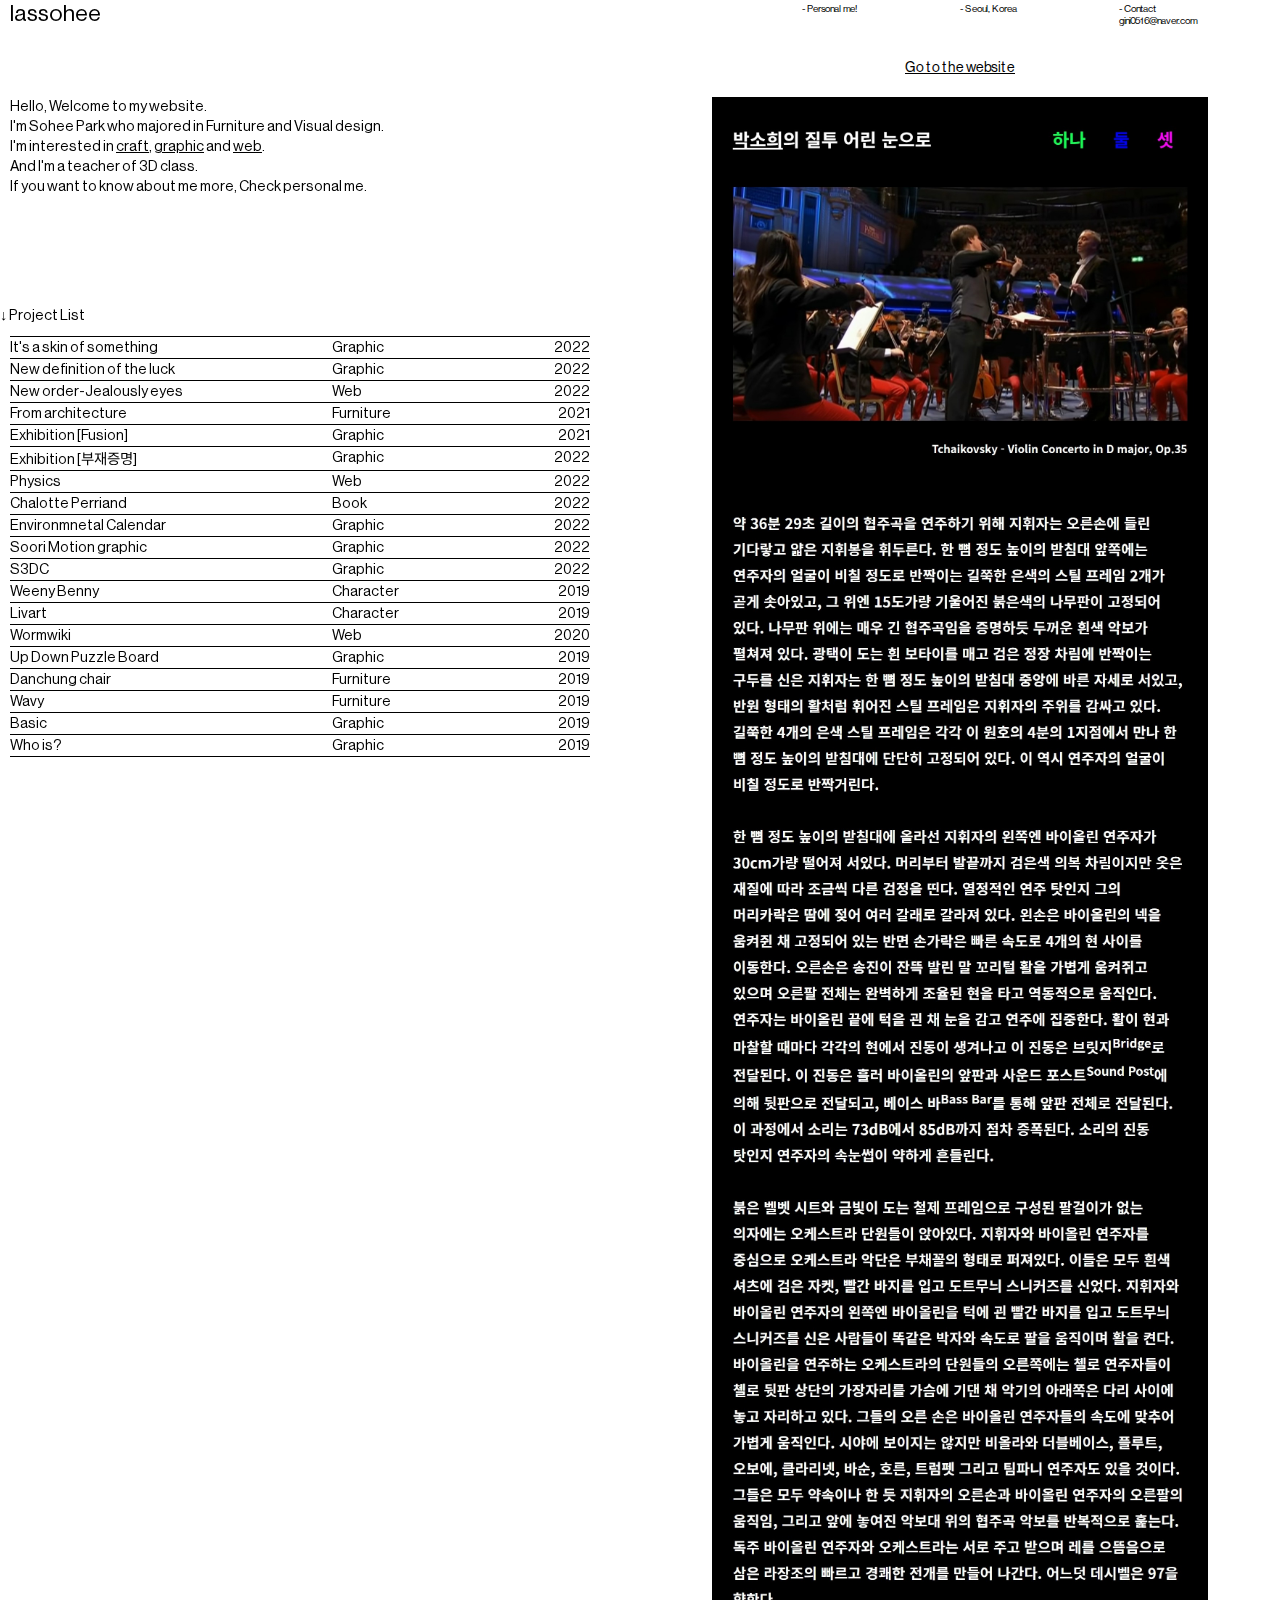
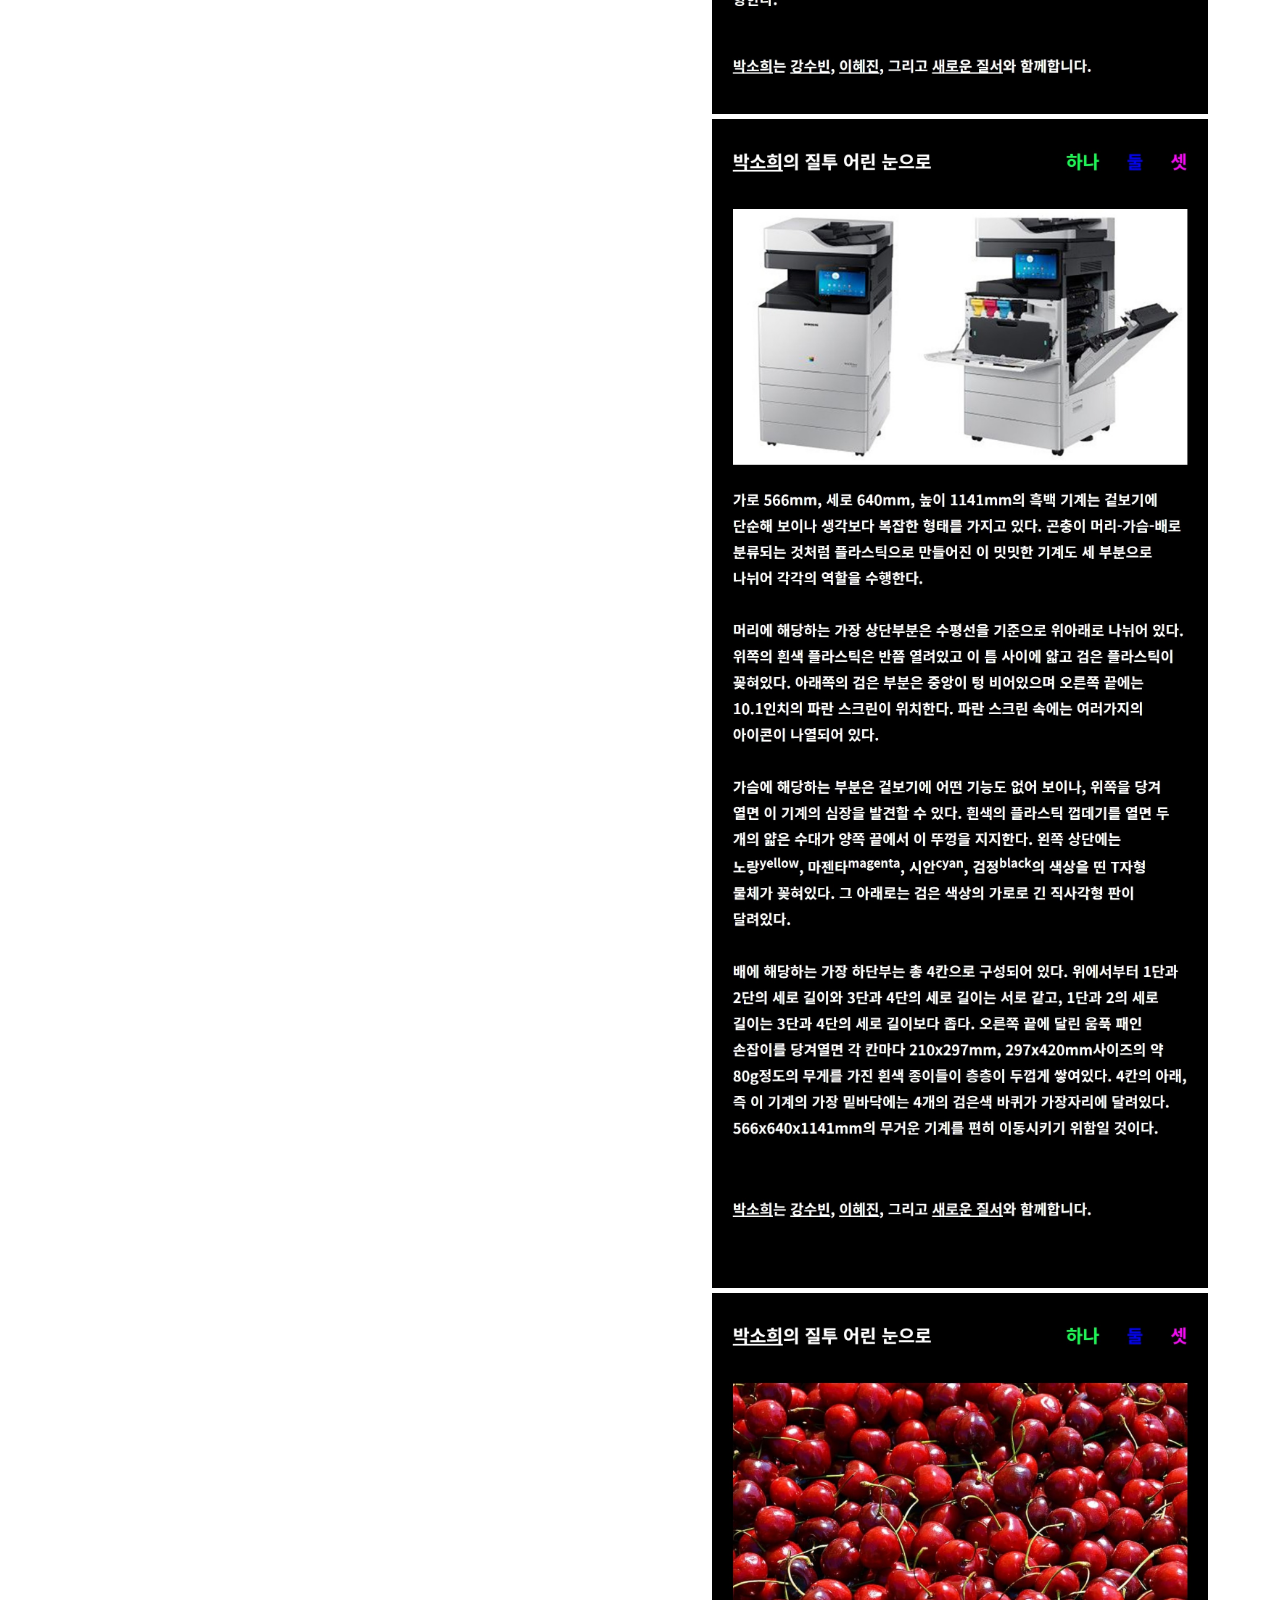
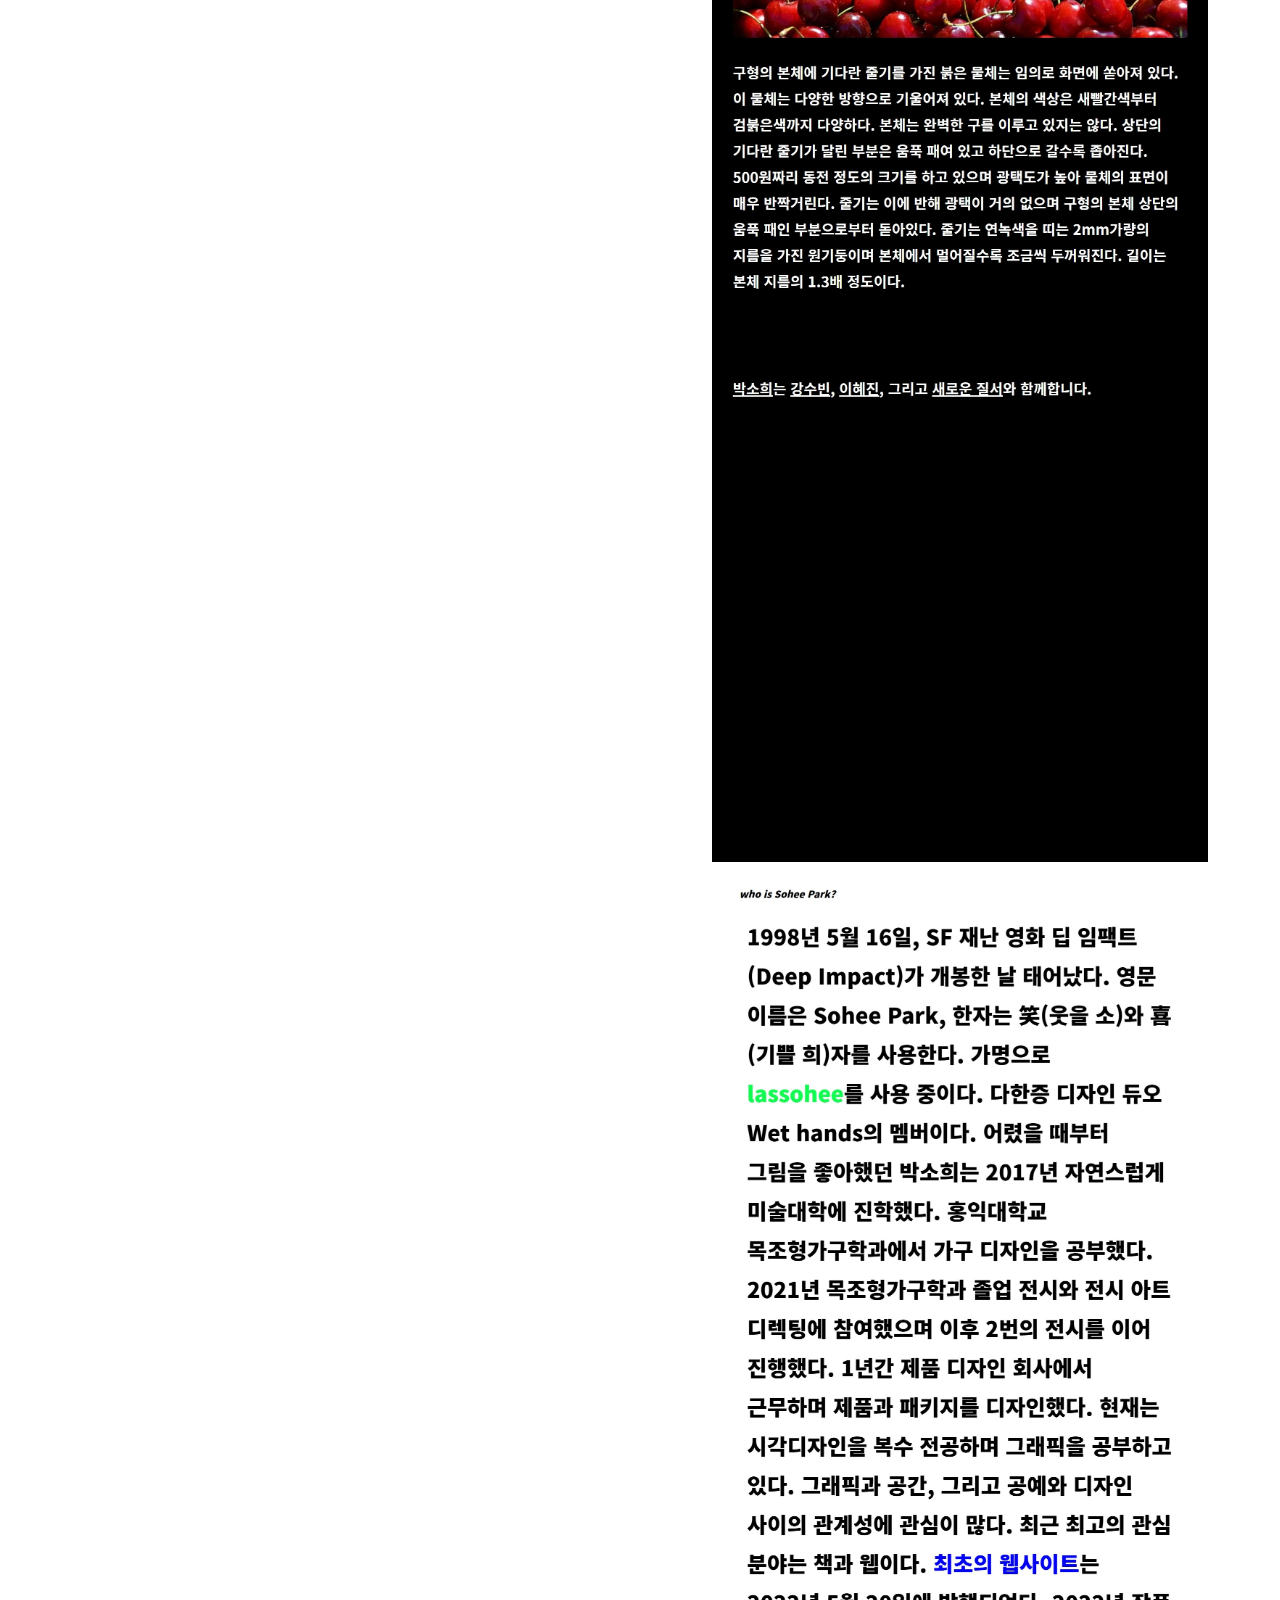
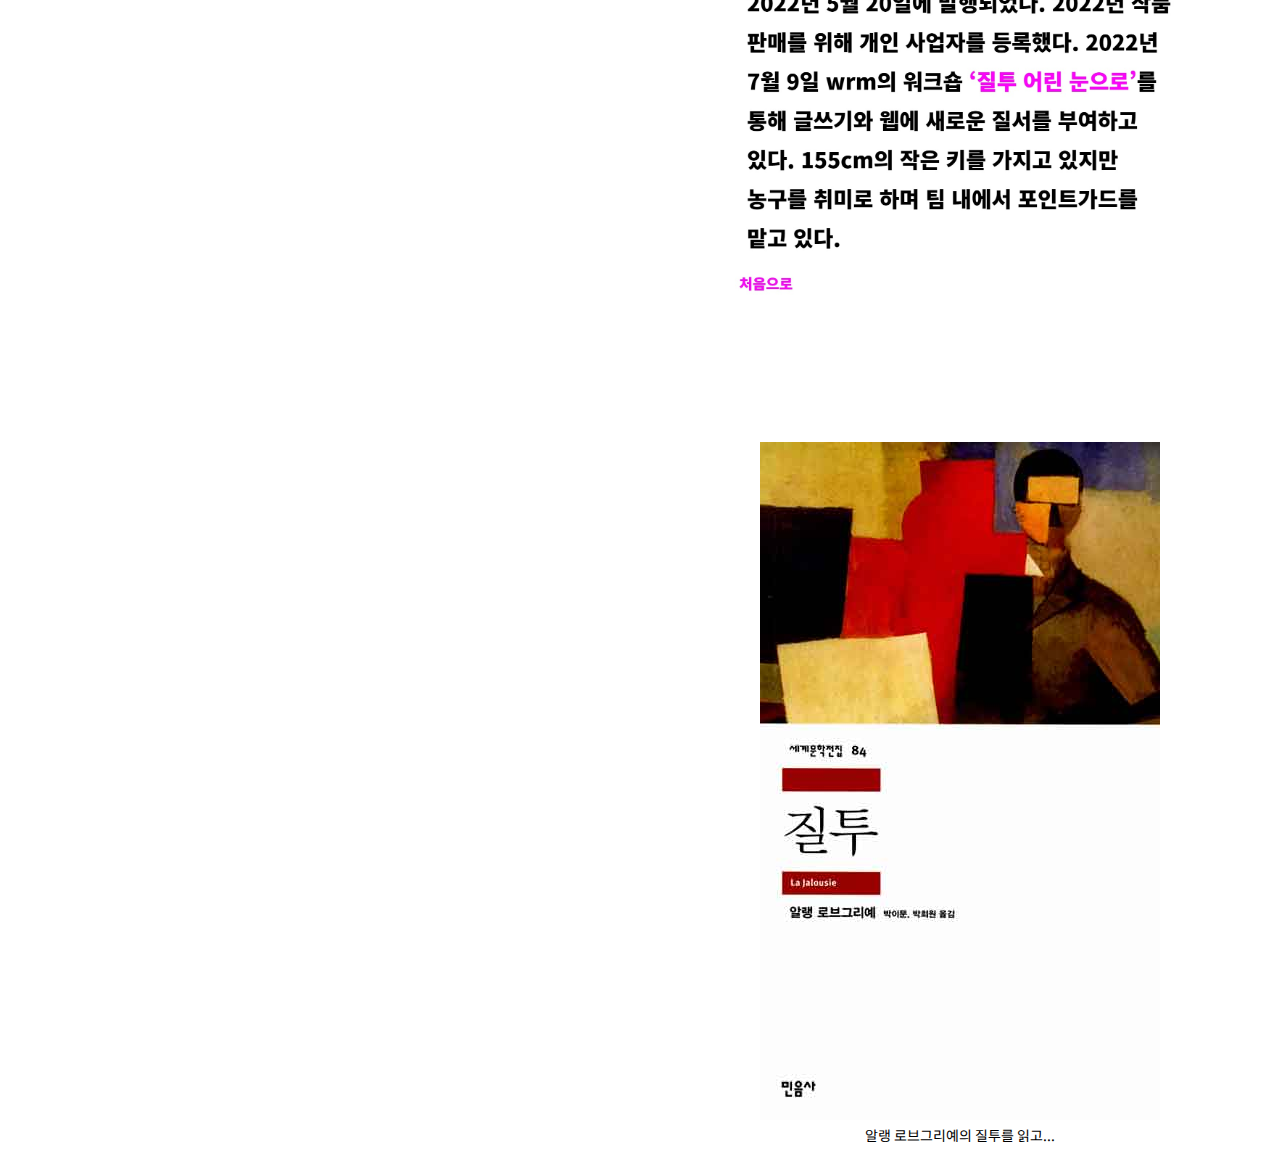
<file: neworder.html>
<!DOCTYPE html>
<html>
<head>
  <meta charset="utf-8">
  <meta name="viewport" content="width=device-width, initial-scale=1">
  <title>Lassohee</title>
  <link rel="stylesheet" type="text/css" href="style.css">
  <link rel="preconnect" href="https://fonts.googleapis.com">
  <link rel="preconnect" href="https://fonts.gstatic.com" crossorigin>
  <link href="https://fonts.googleapis.com/css2?family=Noto+Sans+KR&display=swap" rel="stylesheet">
</head>


<body>

  <div class="container">
    
    <div class="main">
      <div class="left_box">
        <div id="logo2"><a href="index_edit.html">lassohee</a></div>
        <div id="intro">
          Hello, Welcome to my website. <br>I'm Sohee Park who majored in Furniture and Visual design.<br>I'm interested in <span class="underline"><a href="#" class="intro_a">craft</a></span>, <span class="underline"><a href="#" class="intro_a">graphic</a></span> and <span class="underline"><a href="#" class="intro_a">web</a></span>.<br>And I'm a teacher of <span class="underline">3D class</span>.<br>If you want to know about me more, Check personal me.
        </div>
        
        <div class="project">
          <div id="project_list">↓ Project List</div>
            
            <div class="project_box">
            

              <div id="craft_project2">It's a skin of something</div>
              <div id="craft_project2">Graphic</div>
              <div id="year_box2">2022</div>

              <div id="craft_project">New definition of the luck</div>
              <div id="craft_project">Graphic</div>
              <div id="year_box">2022</div>

              <div id="craft_project">New order-Jealously eyes</div>
              <div id="craft_project">Web</div>
              <div id="year_box">2022</div>

              <div id="craft_project">From architecture</div>
              <div id="craft_project">Furniture</div>
              <div id="year_box">2021</div>

              <div id="craft_project">Exhibition [Fusion]</div>
              <div id="craft_project">Graphic</div>
              <div id="year_box">2021</div>

              <div id="craft_project">Exhibition [<span class="kor">부재증명</span>]</div>
              <div id="craft_project">Graphic</div>
              <div id="year_box">2022</div>

              <div id="craft_project">Physics</div>
              <div id="craft_project">Web</div>
              <div id="year_box">2022</div>

              <div id="craft_project">Chalotte Perriand</div>
              <div id="craft_project">Book</div>
              <div id="year_box">2022</div>

              
              <div id="craft_project">Environmnetal Calendar</a></div>
              <div id="craft_project">Graphic</div>
              <div id="year_box">2022</div>
              

              <div id="craft_project">Soori Motion graphic</div>
              <div id="craft_project">Graphic</div>
              <div id="year_box">2022</div>

              <div id="craft_project">S3DC</div>
              <div id="craft_project">Graphic</div>
              <div id="year_box">2022</div>

              <div id="craft_project">Weeny Benny</div>
              <div id="craft_project">Character</div>
              <div id="year_box">2019</div>

              <div id="craft_project">Livart</div>
              <div id="craft_project">Character</div>
              <div id="year_box">2019</div>

              <div id="craft_project">Wormwiki</div>
              <div id="craft_project">Web</div>
              <div id="year_box">2020</div>

              <div id="craft_project">Up Down Puzzle Board</div>
              <div id="craft_project">Graphic</div>
              <div id="year_box">2019</div>

              <div id="craft_project">Danchung chair</div>
              <div id="craft_project">Furniture</div>
              <div id="year_box">2019</div>

              <div id="craft_project">Wavy</div>
              <div id="craft_project">Furniture</div>
              <div id="year_box">2019</div>

              <div id="craft_project">Basic</div>
              <div id="craft_project">Graphic</div>
              <div id="year_box">2019</div>

              <div id="craft_project">Who is?</div>
              <div id="craft_project">Graphic</div>
              <div id="year_box">2019</div>

            </div>

        </div>
      </div>
      


      <div class="right_box_content">

        <div class="content_menu">
          <div id="menu1"></div>
          <div id="menu2"><a href="privatepage.html">- Personal me!</a></div>
          <div id="menu3">- Seoul, Korea</div>
          <div id="menu4">- Contact<br>gini0516@naver.com</div>
        </div>

        <div class="content_area">
          <div class="web_link"><a href="https://lassohee.neocities.org/" target="_blank">Go to the website</a>
          </div>

          <img src="./neworder1.jpeg">
          <img src="./neworder2.jpeg">
          <img src="./neworder3.jpeg">
          <img src="./neworder4.jpeg">
          <img src="./book.jpg">

          <p><span class="kor">알랭 로브그리예의 질투를 읽고...</span></p>
        </div>
</file>
<file: style.css>
@font-face {
	font-family: neue haas;
	src: url(../fonts/NeueHaasDisplay-Roman.ttf);
}


* {
	margin: 0;
	padding: 0;
}


.container {
	display: grid;
	height: 100vh;
	grid-template-rows: 0.1fr 1fr;
	grid-template-areas: 
	"header"
	"main";
	font-family: neue haas;
	
}

a {
	text-decoration: none;
	color: black;
}



/*header area*/

.header {
	grid-area: header;
	display: grid;
	grid-template-columns: 1fr 1fr 1fr 1fr 1fr 1fr 1fr 1fr;
	grid-template-areas: 
	"logo logo logo logo menu1 menu2 menu3 menu4";
}

.header #logo {
	grid-area: logo;
	font-size: 23px;
	height: 50px;

}



/*
#menu1 {
	grid-area: menu1;
	font-size: 11px;
	line-height: 13px;
}

#menu2 {
	grid-area: menu2;
	font-size: 11px;
	line-height: 13px;

}

#menu3 {
	grid-area: menu3;
	font-size: 11px;
	line-height: 13px;
}

#menu4 {
	grid-area: menu4;
	font-size: 11px;
	line-height: 13px;
}




/*content area*/

.main {
	display: grid;
	grid-area: main;
	grid-template-columns: 1fr 1fr;
	grid-template-areas: 
	"left right";
	
	font-size: 14.5px;
}


/*left area*/

.left_box {
	display: grid;
	grid-template-rows: 0.13fr 0.35fr 1fr;
	grid-gap: 10px;
	grid-area: left;
	
	height: 100vh;
	position: sticky;
	top: 0;

	/*background: #000000;
	color: #ffffff;*/
	
}

#logo2 a {
	color: ;
	font-size: 23px;
	padding-top: 10px;
	padding: 10px;
	margin-top: 10px;
}

#intro {
	line-height: 20px;
	padding: 10px;
}

.intro_a {
	text-decoration: underline;
}

.underline a {
	color: black;
}

.project {
	line-height: 21px;

}



.project_box {
	display: grid;
	grid-template-columns: 3fr 1.5fr 1fr;
	margin-right: 30px;
	font-size: 14.5px;
	padding: 10px;
}

.project_line {
	border-bottom: 1px solid #00000;
}

#craft_project {
	border-bottom: 1px solid #000000;
}

#craft_project2 {
	border-top: 1px solid #000000;
	border-bottom: 1px solid #000000;
}


#year_box {
	text-align: right;
	margin-right: 10px;
	border-bottom: 1px solid #000000;
}

#year_box2 {
	border-top: 1px solid #000000;
	border-bottom: 1px solid #000000;
	text-align: right;
	margin-right: 10px;
}

.kor {
	font-family: 'Noto Sans KR', sans-serif;
}


/*right area*/

.right_box {
	display: grid;
	grid-template-rows: 0.26fr 1fr;
	grid-template-areas: 
	"menu"
	"photo_area";
}

.menu {
	display: grid;
	grid-template-columns: 1fr 1fr 1fr 1fr;
	font-size: 10px;
	margin: 3px;
}

.photo_area {
	grid-area: photo_area;
	display: grid;
	grid-template-columns: 1fr 1fr 1fr 1fr;
	grid-template-rows: 1fr 1fr 1fr 1fr 1fr;
	grid-gap: 10px;
	font-size: 10px;
	text-align: center;

}

.image {
	max-width: 100%;
}

/*content only*/

.right_box_content {
	display: grid;
	grid-template-columns: 1fr;
	justify-content: center;
	text-align: center;
	font-size: 14px;
}

.right_box_content img {
	max-width: 100%;
}

.content_menu {
	display: grid;
	grid-template-columns: 1fr 1fr 1fr 1fr;
	font-size: 10px;
	margin: 3px;
	text-align: left;
}

.web_link {
	text-decoration: underline;
	text-align: center;
	margin: 20px;
}
.content_area {
	margin: 10px;
}

.content_area img {
	max-width: 80%;

}

/*personal me!*/

.personal_main {
	display: grid;
	grid-template-columns: 1fr 1fr 1fr;
	grid-gap: 10px;
	max-width: 90vw;

}


.personal_image img {
	max-width: 100px;
}





@media only screen and (max-width: 1000px){

	.left_box {
		grid-area: left;
		display: grid;
		grid-template-rows: 0.5fr 1fr;
	}

	.right_box {
		display: grid;
		grid-template-rows: 0.1fr 1fr;
		grid-template-areas: 
		"menu"
		"photo_area";
	}

	.photo_area {
		grid-area: photo_area;
		display: grid;
		grid-template-columns: 1fr 1fr;
	}

	.project_box {
		display: grid;
		grid-template-columns: 2.5fr 2fr 0.5fr;
		margin-right: 0px;
	}



@media only screen and (max-width: 600px){


	.container {
		margin-top: 5px;

	}

	.header {
		grid-area: header;
		display: grid;
		grid-template-columns: 1fr;
		grid-template-rows: 1fr;
		position: sticky;
		top: 0;
	}

	#menu1, #menu2, #menu3, #menu4 {
		display: none;
	}

	.main {
		display: grid;
		grid-area: main;
		height: 100vh;
		grid-template-columns: 1fr;
		grid-template-rows: 1fr 1fr;
		grid-template-areas:
		"left"
		"right";
		grid-gap: 50px;
		font-size: 14px;
	}

	.left_box {
		grid-area: left;
		display: grid;
		grid-template-rows: 0.2fr 0.4fr 1fr;
		
	}

	#logo2 {
		margin-bottom: 35px;
	}

	#intro {
		margin-bottom: 30px;
	}
	
	
	.project_box {
		display: grid;
		grid-template-columns: 2.8fr 1fr 1fr;
		margin: 0;
		font-size: 14px;
	}

	.photo_area {
		grid-area: photo_area;
		display: grid;
		grid-template-columns: 1fr 1fr;
	}

	/*content only*/

	.left_box_content {
		display: none;
	}


}
</file>
